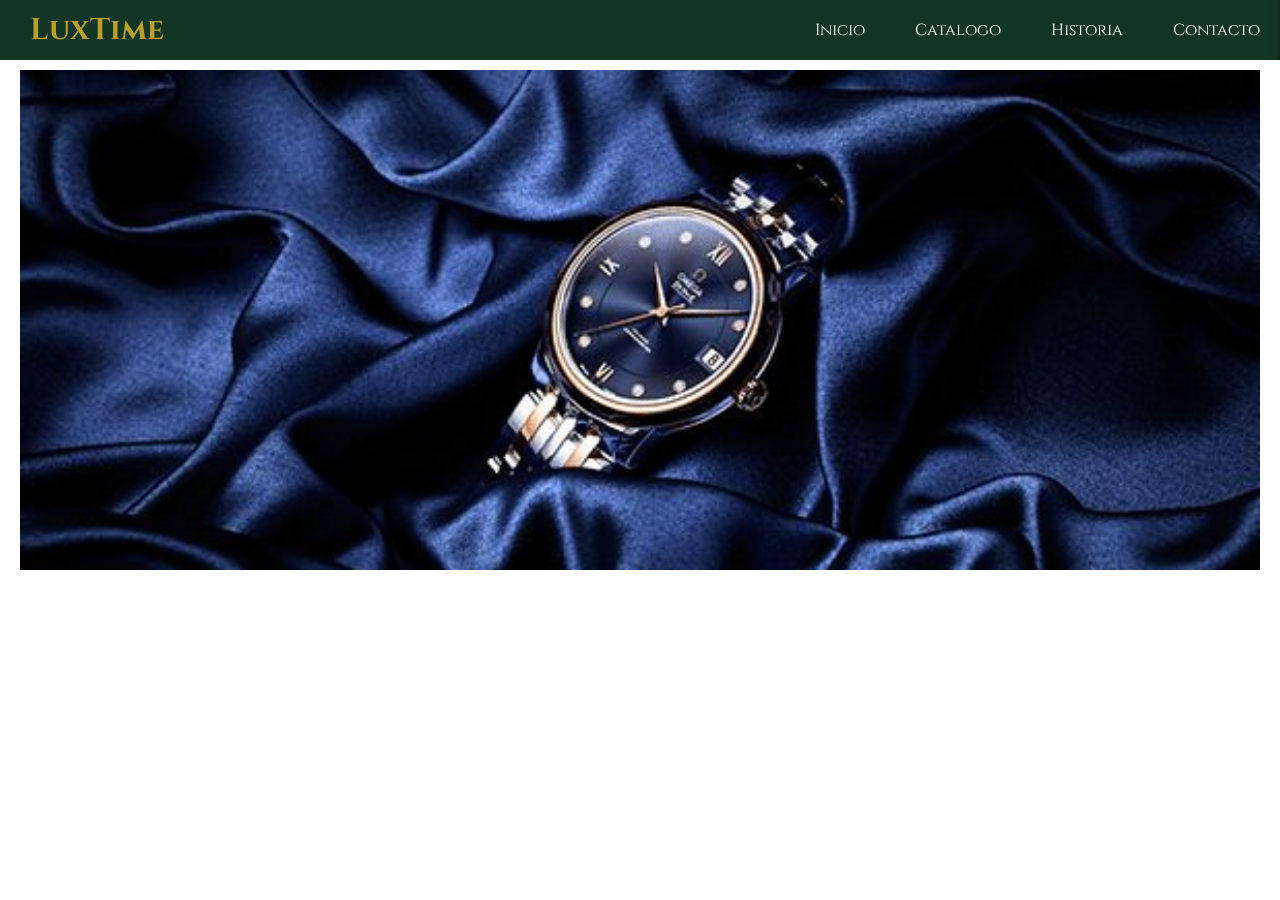
<file: html/catalogo.html>
<!DOCTYPE html>
<html lang="es">
<head>
    <meta charset="UTF-8">
    <meta name="viewport" content="width=device-width, initial-scale=1.0">
    <link rel="stylesheet" href="../css/catalogo.css">
    <title>Catalogo</title>
</head>
<body>
    
    <header class="header">
        
        <div class="textoinl">
            <h1>LuxTime</h1>
            <nav>
                <ul class="nav-ul">
                <li><a href="index.html">Inicio</a></li>
                <li><a href="./html/catalogo.html">Catalogo</a></li>
                <li><a href="./html/historia.html">Historia</a></li>
                <li><a href="./html/contacto.html">Contacto</a></li>
                </ul>
            </nav>
        </div>
        </header>
    
    <main class="content">
        
        <section class="banner-carrusel"> 
            <div class="img">
                <div class="img2"></div>
            </div> 

        </section>

        <section class="destacados">
            <h2>Catalogos</h2>
           
            
        </section>

    </main>
    
</body>
</html>
</file>
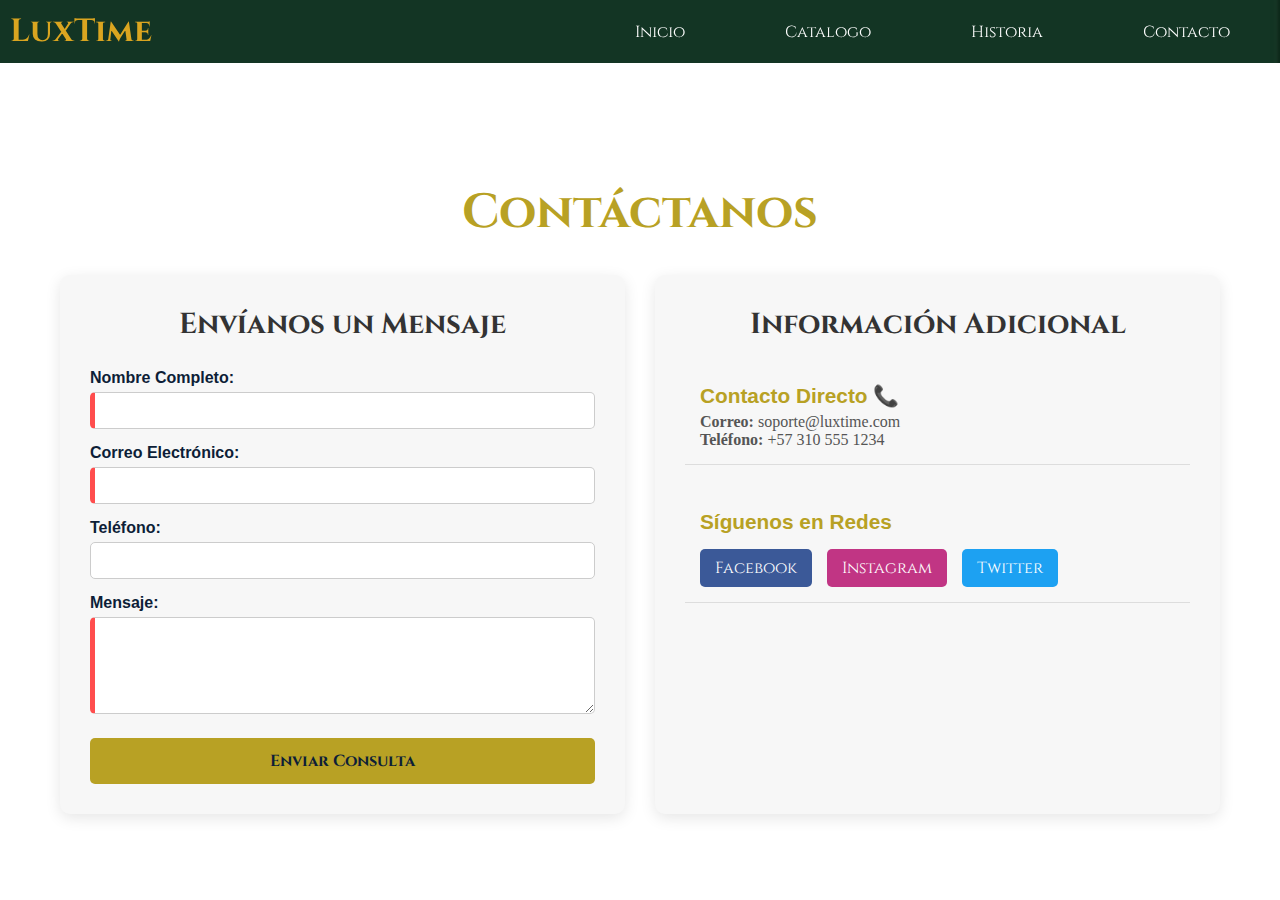
<file: html/contacto.html>
<!DOCTYPE html>
<html lang="es">
<head>
    <meta charset="UTF-8">
    <meta name="viewport" content="width=device-width, initial-scale=1.0">
    <link rel="stylesheet" href="../css/contacto.css"> 
    <title>Contacto - LuxTime</title>
</head>
<body>
    <header class="header">
        <div class="textoinl">
            <h1>LuxTime</h1>
        </div>
        <nav>
            <ul class="nav-ul">
                <li><a href="../index.html">Inicio</a></li>
                <li><a href="../html/catalogo.html">Catalogo</a></li>
                <li><a href="../html/historia.html">Historia</a></li>
                <li><a href="../html/contacto.html">Contacto</a></li>
            </ul>
        </nav>
    </header>

    <main class="content">
        <section class="banner-carrusel">
            <div class="img"></div>
            <div class="img2"></div>
        </section>

        <section class="contact-section">
            <h1>Contáctanos</h1>
            
            <div class="contact-grid">
                
                <div class="contact-form-box">
                    <h2>Envíanos un Mensaje</h2>
                    
                    <form class="contact-form" action="../html/contactofinal.htm" method="GET"> 
                        
                        <div class="form-group">
                            <label for="full-name">Nombre Completo:</label>
                            <input type="text" id="full-name" name="Nombre completo" required>
                        </div>

                        <div class="form-group">
                            <label for="email">Correo Electrónico:</label>
                            <input type="email" id="email" name="Correo electrónico" required>
                        </div>

                        <div class="form-group">
                            <label for="phone">Teléfono:</label>
                            <input type="tel" id="phone" name="Teléfono">
                        </div>

                        <div class="form-group">
                            <label for="message">Mensaje:</label>
                            <textarea id="message" name="Mensaje" rows="5" required></textarea>
                        </div>

                        <button type="submit" class="btn-submit">Enviar Consulta</button>
                    </form>
                </div>
                
                <div class="contact-info-box">
                    <h2>Información Adicional</h2>
                    
                    <div class="info-group">
                        <h3>Contacto Directo 📞</h3>
                        <p><strong>Correo:</strong> soporte@luxtime.com</p>
                        <p><strong>Teléfono:</strong> +57 310 555 1234</p>
                    </div>
                    
                    <div class="info-group">
                        <h3>Síguenos en Redes</h3>
                        <div class="social-links">
                            <a href="#" class="social-btn facebook">Facebook</a>
                            <a href="#" class="social-btn instagram">Instagram</a>
                            <a href="#" class="social-btn twitter">Twitter</a>
                        </div>
                    </div>
                </div>
            </div>
        </section>
        
    </main>
</body>
</html>
</file>
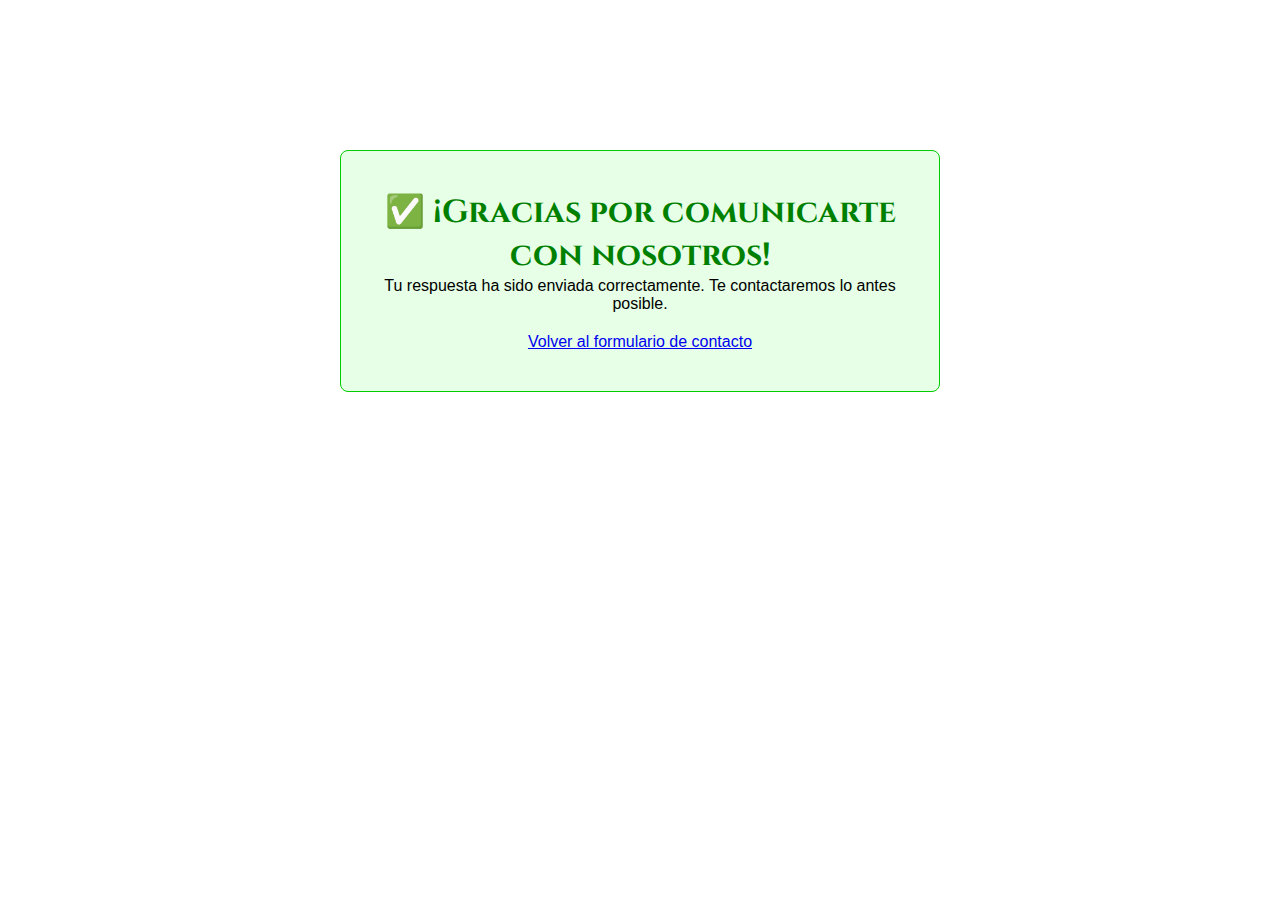
<file: html/contactofinal.htm>
<!DOCTYPE html>
<html lang="es">
<head>
    <meta charset="UTF-8">
    <meta name="viewport" content="width=device-width, initial-scale=1.0">
    <title>Mensaje Enviado</title>
    <link rel="stylesheet" href="../css/contacto.css"> 
    <style>
        .success-message {
            max-width: 600px;
            margin: 150px auto;
            padding: 40px;
            background-color: #e6ffe6; 
            border: 1px solid #00cc00; 
            border-radius: 8px;
            text-align: center;
            font-family: sans-serif;
        }
        .success-message h1 {
            color: #008000; 
            font-family: "Cinzel", sans-serif;
        }
    </style>
</head>
<body>
    <div class="success-message">
        <h1>✅ ¡Gracias por comunicarte con nosotros!</h1>
        <p>Tu respuesta ha sido enviada correctamente. Te contactaremos lo antes posible.</p>
        <a href="contacto.html" style="display: block; margin-top: 20px;">Volver al formulario de contacto</a>
    </div>
</body>
</html>
</file>
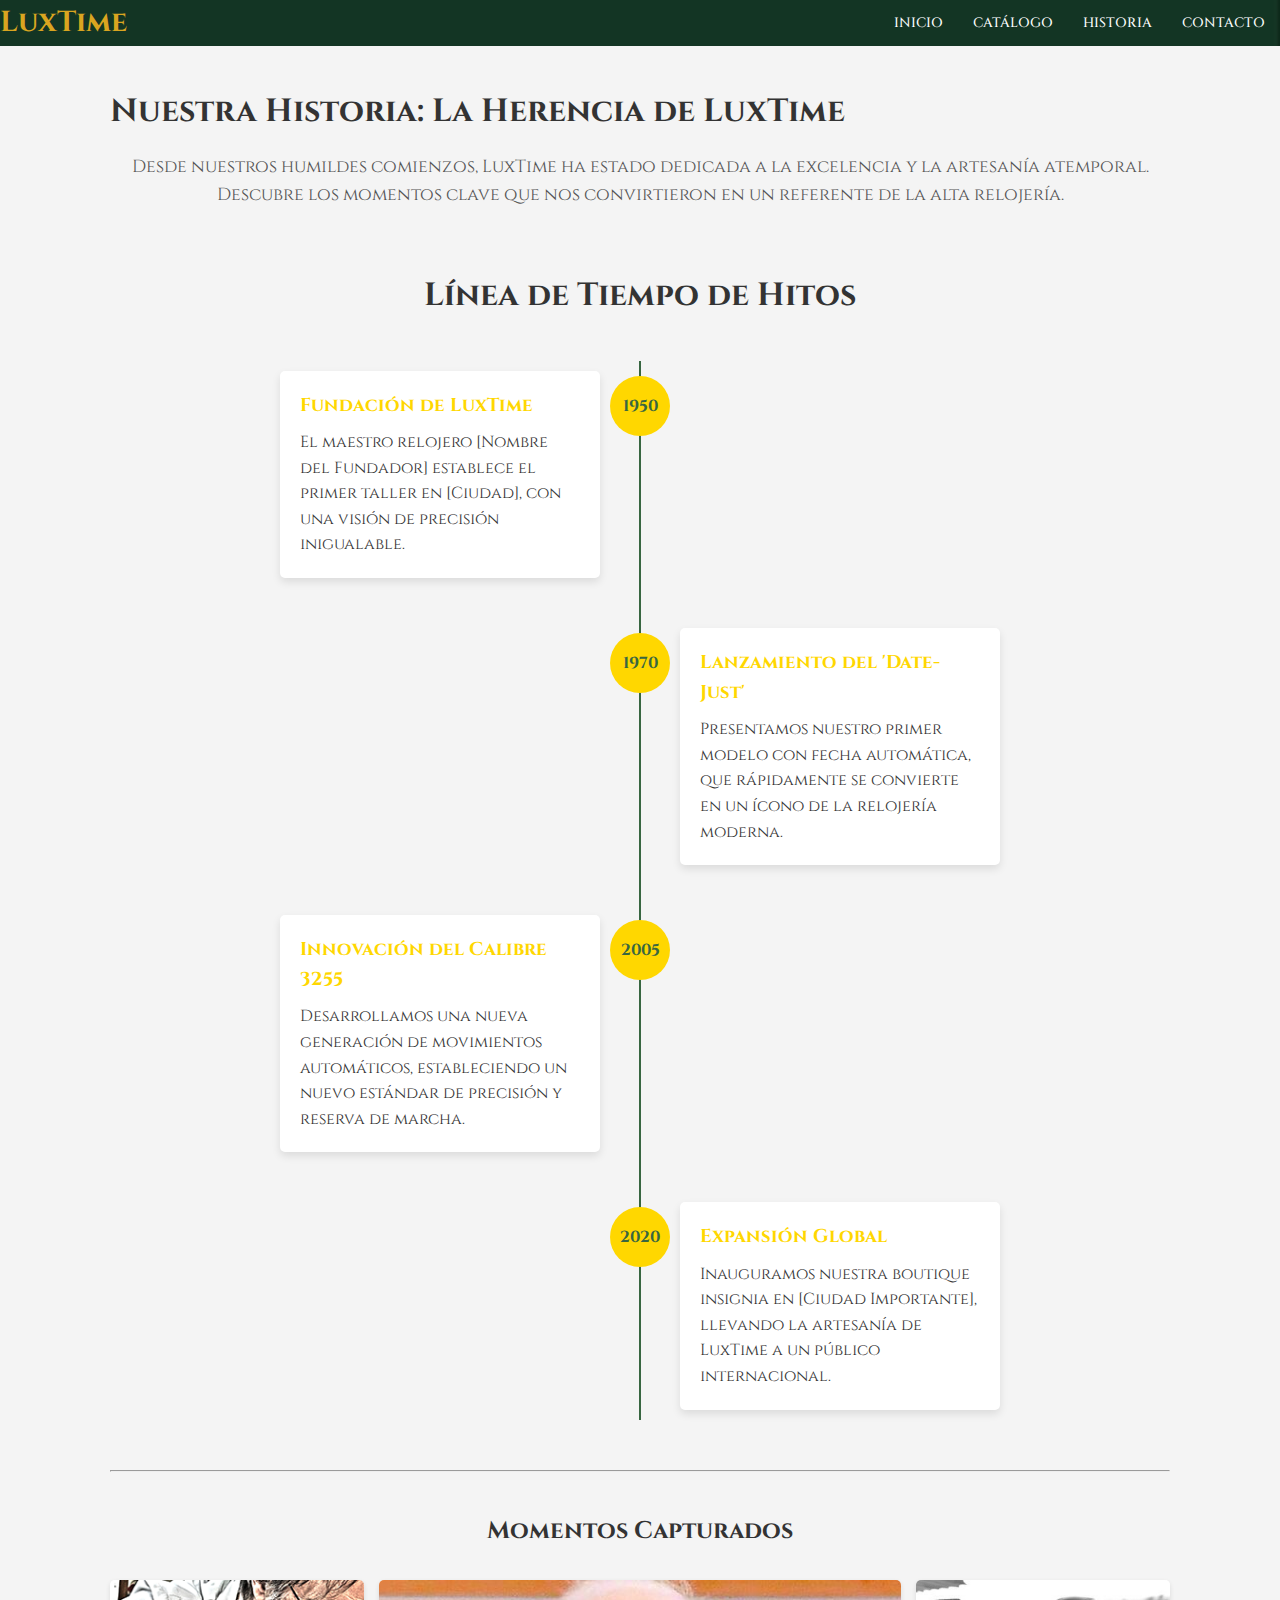
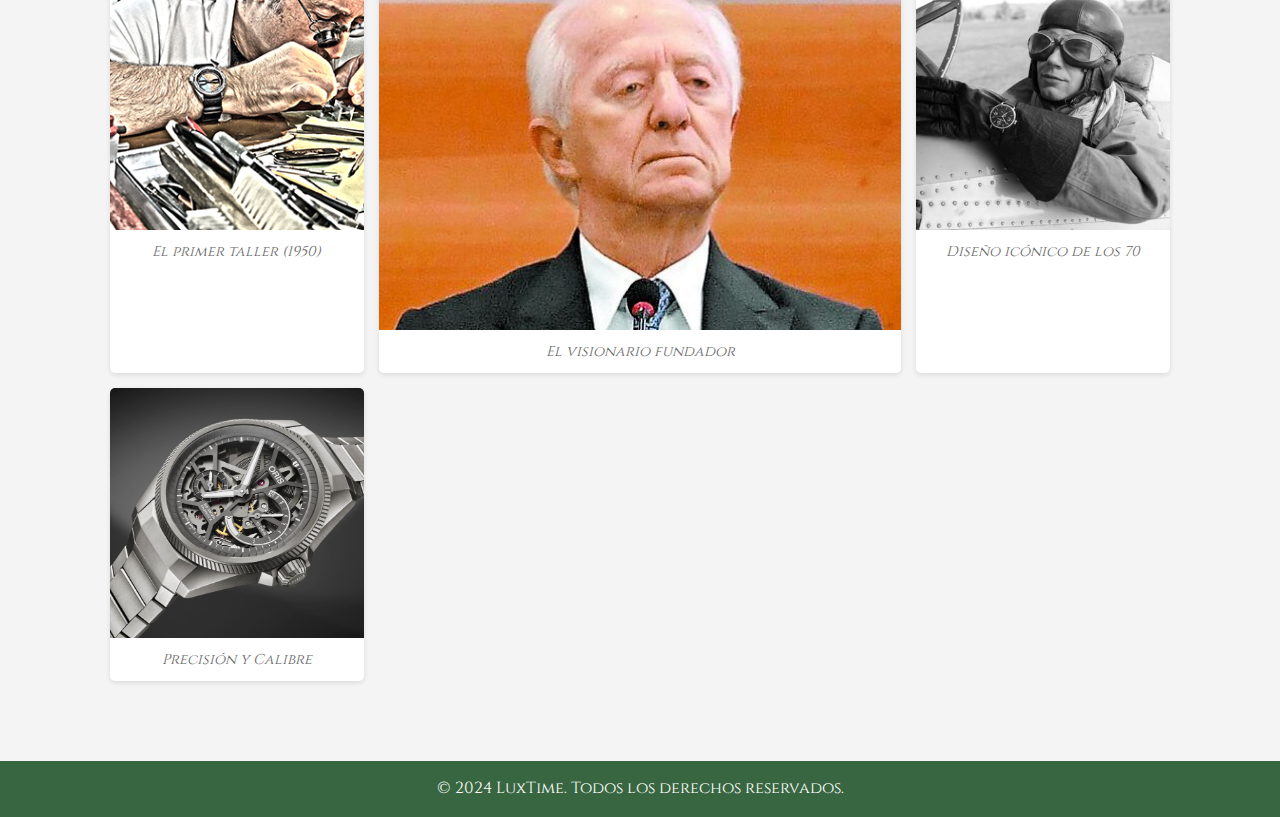
<file: html/historia.html>
<!DOCTYPE html>
<html lang="es">
<head>
    <meta charset="UTF-8">
    <meta name="viewport" content="width=device-width, initial-scale=1.0">
    <title>Historia - LuxTime</title>
    <link rel="stylesheet" href="../css/historia.css"> <link href="https://fonts.googleapis.com/css2?family=Roboto:wght@400;700&family=Playfair+Display:wght=700&display=swap" rel="stylesheet">
</head>
<body>

    <header class="header">
        <div class="logo">LuxTime</div>
        <nav>
            <ul>
                <li><a href="index.html">INICIO</a></li>
                <li><a href="catalogo.html">CATÁLOGO</a></li>
                <li><a href="historia.html" class="active">HISTORIA</a></li>
                <li><a href="contacto.html">CONTACTO</a></li>
            </ul>
        </nav>
    </header>

    <main class="container">
        <h1>Nuestra Historia: La Herencia de LuxTime</h1>
        <p class="intro-text">
            Desde nuestros humildes comienzos, LuxTime ha estado dedicada a la excelencia y la artesanía atemporal. Descubre los momentos clave que nos convirtieron en un referente de la alta relojería.
        </p>

        <section class="timeline">
            <h2>Línea de Tiempo de Hitos</h2>
            <div class="timeline-container">

                <div class="timeline-event">
                    <span class="timeline-year">1950</span>
                    <div class="timeline-content">
                        <h3>Fundación de LuxTime</h3>
                        <p>El maestro relojero [Nombre del Fundador] establece el primer taller en [Ciudad], con una visión de precisión inigualable.</p>
                    </div>
                </div>

                <div class="timeline-event">
                    <span class="timeline-year">1970</span>
                    <div class="timeline-content">
                        <h3>Lanzamiento del 'Date-Just'</h3>
                        <p>Presentamos nuestro primer modelo con fecha automática, que rápidamente se convierte en un ícono de la relojería moderna.</p>
                    </div>
                </div>

                <div class="timeline-event">
                    <span class="timeline-year">2005</span>
                    <div class="timeline-content">
                        <h3>Innovación del Calibre 3255</h3>
                        <p>Desarrollamos una nueva generación de movimientos automáticos, estableciendo un nuevo estándar de precisión y reserva de marcha.</p>
                    </div>
                </div>

                <div class="timeline-event">
                    <span class="timeline-year">2020</span>
                    <div class="timeline-content">
                        <h3>Expansión Global</h3>
                        <p>Inauguramos nuestra boutique insignia en [Ciudad Importante], llevando la artesanía de LuxTime a un público internacional.</p>
                    </div>
                </div>

            </div>
        </section>

        <hr>

        <section class="gallery">
            <h2>Momentos Capturados</h2>
            <div class="gallery-grid">
                <div class="gallery-item">
                    <img src="../assets/images/tallerantiguo.png" alt="Antiguo taller de LuxTime en 1950">
                    <p class="caption">El primer taller (1950)</p>
                </div>
                <div class="gallery-item large">
                    <img src="../assets/images/fundador.jpg" alt="Retrato del fundador">
                    <p class="caption">El visionario fundador</p>
                </div>
                <div class="gallery-item">
                    <img src="../assets/images/reloj de los 70.jpg" alt="Un reloj icónico de los 70">
                    <p class="caption">Diseño icónico de los 70</p>
                </div>
                <div class="gallery-item">
                    <img src="../assets/images/maquinaria_moderna.webp" alt="Maquinaria moderna de precisión">
                    <p class="caption">Precisión y Calibre</p>
                </div>
            </div>
        </section>
    </main>

    <footer>
        <p>&copy; 2024 LuxTime. Todos los derechos reservados.</p>
    </footer>

</body>
</html>
</file>
<file: css/catalogo.css>
@import url(https://fonts.googleapis.com/css2?family=Cinzel:wght@400;700&display=swap);

* {
    margin: 0;
    padding: 0;
    box-sizing: border-box;
}

body {
    margin: 0;
    padding: 0;
}

.img {
    position: fixed;
    top: 0px;
    background-image: url(../assets/images/fondo1.jpg);
    background-size: cover;
    background-position: center;
    width: 100%;
    height: 60px;
    z-index: 999; 
    padding: 10px 20px;
    display: block;
}

.img2 {
    position: relative;
    width: 100%; 
    height: 500px;
    background-image: url(../assets/images/fondocatalogo.jpg);
    background-size: cover;
    background-position: center;
    top: 60px; 
    z-index: -1;
    display: block;
}

.header {
    position: fixed;
    z-index: 1000;
    top: 0;
    width: 100%;
}

.textoinl {
    position: fixed;
    top: 0;
    left: 0;
    width: 100%;
    height: 60px;
    display: flex;
    justify-content: space-between; 
    align-items: center;
    padding: 0 20px; 
    z-index: 1000;
}

.textoinl h1 {
    margin: 0; 
    font-size: 30px;
    color: rgb(184, 161, 36);
    font-family: "Cinzel", sans-serif;
    padding-left: 10px; 
}

.nav-ul {
    display: flex;
    gap: 50px; 
    list-style: none;
    margin: 0;
    padding: 0; 
}

.nav-ul a {
    color: white;
    text-decoration: none; 
    font-family: "Cinzel", sans-serif;
}

.destacados {
    width: 90%;
    max-width: 2000px;
    margin: 60px auto;
    text-align: center;
    padding: 20px 0;
}

.destacados h2 {
    font-family: "Cinzel", sans-serif;
    font-size: 2.5em;
    color: #333;
    margin-bottom: 40px;
    letter-spacing: 2px;
    padding-top: 100px;
}

.product-grid {
    display: grid !important;
    grid-template-columns: 1fr 1fr 1fr 1fr;
    gap: 30px !important;
}

.producto-card {
    position: relative;
    background-color: #f7f7f7;
    border-radius: 8px;
    overflow: hidden;
    box-shadow: 0 4px 10px rgb(0, 0, 0, 0.1);
    text-align: center;
}

.producto-card img {
    width: 100%;
    height: 450px;
    display: block;
    object-fit: cover;
    background-color: white;
    border: 10px solid white;
    box-sizing: border-box;
}

.info {
    padding: 10px;
    background-color: #0d1e37;
}

.info h3 {
    font-family: "Cinzel", sans-serif;
    font-size: 1.1em;
    margin-bottom: 3px;
    color: white;
}

.info .precio {
    font-family: "Cinzel", sans-serif;
    font-size: 1.2em;
    font-weight: bold;
    color: rgb(184, 161, 36);
    margin-bottom: 10px;
}

.btn-detalle {
    background-color: rgb(184, 161, 36);
    color: black;
    padding: 8px 15px; 
    border: none;
    border-radius: 4px;
    font-family: "Cinzel", sans-serif;
    font-size: 0.8em; 
    cursor: pointer;
    transition: background-color 0.3s;
}

.btn-detalle:hover {
    background-color: rgb(210, 180, 50);
}

.estadotag {
    position: absolute;
    top: 10px;
    right: 10px;
    padding: 5px 10px;
    font-size: 0.8em;
    font-weight: bold;
    border-radius: 5px;
    color: white;
    z-index: 10;
}

.en-stock {
    background-color: #2cb84c;
}

.sin-stock {
    background-color: rgb(163, 22, 22);
}

.estrella {
    color: white;
}

@media (max-width: 1400px) {
    .product-grid {
        grid-template-columns: 1fr 1fr 1fr;
    }
}

@media (max-width: 1200px) {
    .nav-ul {
        gap: 40px; 
    }
}

@media (max-width: 1024px) {
    .textoinl {
        flex-direction: column;
        height: auto; 
        padding-top: 10px;
        padding-bottom: 10px;
    }
    
    .nav-ul {
        gap: 30px;
        margin-top: 5px;
        justify-content: center;
        padding: 0;
    }
    
    .nav-ul a {
        font-size: 0.9em;
    }

    .img {
        height: 120px; 
    }

    .img2 {
        height: 350px; 
        top: 120px; 
    }
    
    .destacados h2 {
        padding-top: 50px; 
    }

    .product-grid {
        grid-template-columns: 1fr 1fr;
        gap: 20px;
    }
    
    .producto-card img {
        height: 300px; 
    }
}

@media (max-width: 768px) {
    /* CORRECCIÓN: Quitamos el 'static' aquí para mantener la barra fija en móvil */
    /* .header, .img, .textoinl deben permanecer 'fixed' por defecto */
    
    .img {
        height: auto;
        padding-bottom: 10px;
    }

    .textoinl {
        height: auto;
        padding-top: 10px;
        padding-bottom: 10px;
    }

    .img2 {
        height: 250px;
        /* CORRECCIÓN: El banner debe empezar debajo del menú apilado (aprox 120px) */
        top: 120px; 
    }

    .textoinl h1 {
        font-size: 25px;
        margin-top: 5px;
        padding-left: 0;
    }

    .nav-ul {
        gap: 15px;
        flex-wrap: wrap; 
    }
    
    .destacados h2 {
        font-size: 2em;
        padding-top: 30px;
        margin-bottom: 20px;
    }

    /* CORRECCIÓN: Asegura 1 columna */
    .product-grid {
        grid-template-columns: 1fr;
        gap: 25px;
    }
    
    .producto-card img {
        height: 350px; 
    }
}

@media (max-width: 480px) {
    
    .img2 {
        height: 200px; 
        top: 120px; 
    }

    .textoinl h1 {
        font-size: 22px;
    }
    
    .nav-ul {
        gap: 10px;
        font-size: 0.8em;
    }

    .producto-card img {
        height: 250px; 
    }
    
    .info h3 {
        font-size: 1em;
    }
    
    .info .precio {
        font-size: 1.1em;
    }
    
    .btn-detalle {
        padding: 6px 10px; 
    }
}
</file>
<file: css/contacto.css>
@import url(https://fonts.googleapis.com/css2?family=Cinzel:wght@400;700&display=swap);

* {
    margin: 0;
    padding: 0;
    box-sizing: border-box;
}

body {
    margin: 0;
    padding: 0;
}

.content {
    display: block;
    padding-top: 120px;
}

.textoinl h1{
    position: fixed;
    z-index: 2;
    top: 10px;
    color: goldenrod;
    font-family: "Cinzel", sans-serif;
    left: 10px;
}

.nav-ul {
    display: flex;
    flex-direction: row;
    gap: 100px;
    list-style: none;
    margin-top: 5;
}

.nav-ul a{
    position: relative;
    z-index: 2;
    font-family: "Cinzel";
    text-decoration: none;
    color: white;
}

.header {
    position: fixed;
    top: 0;
    width: 100%;
    height: 7%;
    background-image: url(../assets/images/fondo1.jpg);
    background-size: cover;
    background-position: center;
    display: flex;
    align-items: center;
    justify-content: space-between;
    z-index: 1;
    padding: 20px 50px;
}

/* NUEVOS ESTILOS PARA LA PÁGINA DE CONTACTO */
.contact-section {
    max-width: 1200px;
    margin: 40px auto;
    padding: 20px;
    text-align: center;
}

.contact-section h1 {
    font-family: "Cinzel", sans-serif;
    font-size: 3em;
    color: rgb(184, 161, 36);
    margin-bottom: 30px;
}

.contact-grid {
    display: grid;
    grid-template-columns: 1fr 1fr;
    gap: 30px;
}

.contact-form-box, 
.contact-info-box {
    background-color: #f7f7f7;
    padding: 30px;
    border-radius: 10px;
    box-shadow: 0 4px 15px rgba(0, 0, 0, 0.1);
    text-align: left;
}

.contact-form-box h2, 
.contact-info-box h2 {
    font-family: "Cinzel", sans-serif;
    color: #333;
    font-size: 1.8em;
    margin-bottom: 25px;
    text-align: center;
}

.form-group {
    margin-bottom: 15px;
}

.form-group label {
    display: block;
    margin-bottom: 5px;
    font-family: sans-serif;
    font-weight: bold;
    color: #0d1e37;
}

.form-group input,
.form-group textarea {
    width: 100%;
    padding: 10px;
    border: 1px solid #ccc;
    border-radius: 5px;
    font-family: sans-serif;
    box-sizing: border-box;
    transition: border-color 0.3s;
}

.form-group input:focus,
.form-group textarea:focus {
    border-color: rgb(184, 161, 36);
    outline: none;
}

.form-group input:required:invalid,
.form-group textarea:required:invalid {
    border-left: 5px solid #ff4d4d;
}

.btn-submit {
    background-color: rgb(184, 161, 36);
    color: #0d1e37;
    padding: 12px 25px;
    border: none;
    border-radius: 5px;
    font-family: "Cinzel", sans-serif;
    font-size: 1em;
    cursor: pointer;
    transition: background-color 0.3s;
    display: block;
    width: 100%;
    margin-top: 20px;
    font-weight: 700;
}

.btn-submit:hover {
    background-color: rgb(210, 180, 50);
}

.info-group {
    margin-bottom: 30px;
    padding: 15px;
    border-bottom: 1px solid #ddd;
}

.info-group h3 {
    font-family: sans-serif;
    font-size: 1.3em;
    color: rgb(184, 161, 36);
    margin-bottom: 5px;
}

.info-group p {
    font-size: 1em;
    color: #555;
}

.social-links {
    display: flex;
    gap: 15px;
    margin-top: 15px;
}

.social-btn {
    text-decoration: none;
    font-family: "Cinzel", sans-serif;
    color: white;
    padding: 8px 15px;
    border-radius: 5px;
    transition: opacity 0.3s;
    text-align: center;
}

.social-btn.facebook { background-color: #3b5998; }
.social-btn.instagram { background-color: #C13584; }
.social-btn.twitter { background-color: #1DA1F2; }

.social-btn:hover {
    opacity: 0.8;
}

@media (max-width: 768px) {
    .contact-grid {
        grid-template-columns: 1fr;
    }
}

@media (max-width: 1024px) {
.header {
    padding: 15px 30px;
}

.nav-ul {
    gap: 50px;
}

.contact-section h1 {
    font-size: 2.5em;
}

.contact-grid {
    gap: 20px;
}
}

@media (max-width: 768px) {
.header {
    flex-direction: column;
    height: auto;
    padding: 10px 20px;
}

.nav-ul {
    flex-direction: column;
    align-items: center;
    gap: 20px;
}

.textoinl h1 {
    position: static;
    text-align: center;
}

.contact-grid {
    grid-template-columns: 1fr;
}

.contact-section h1 {
    font-size: 2em;
}
}

@media (max-width: 480px) {
    .contact-section {
        padding: 10px;
}

.contact-section h1 {
    font-size: 1.7em;
}

.contact-form-box,
.contact-info-box {
    padding: 20px;
}

.btn-submit {
    font-size: 0.9em;
    padding: 10px 15px;
}

.nav-ul {
    gap: 10px;
}

.nav-ul a {
    font-size: 0.9em;
}
}
</file>
<file: css/historia.css>
@import url(https://fonts.googleapis.com/css2?family=Cinzel:wght@400;700&display=swap);

:root {
  --color-principal: #386641;
  --color-acento: #FFD700;
  --color-fondo: #f4f4f4;
  --color-texto-claro: #ffffff;
  --color-texto-oscuro: #333333;
}

* {
  margin: 0;
  padding: 0;
  box-sizing: border-box;
}

body {
  font-family: 'Cinzel', sans-serif;
  background-color: var(--color-fondo);
  color: var(--color-texto-oscuro);
  line-height: 1.6;
}

h1, h2, h3 {
  font-family: 'Cinzel', sans-serif;
  margin-bottom: 0.5em;
}


.header {
  background: url('../assets/images/fondo1.jpg') no-repeat center center / cover; 
  display: flex;
  justify-content: space-between;
  align-items: center;
  color: goldenrod;
}

.logo {
  font-family: 'Cinzel', sans-serif;
  font-size: 1.8em;
  font-weight: 700;
}

nav ul {
  list-style: none;
  display: flex;
}

nav ul li a {
  font-family: "Cinzel" sans-serif;
  font-size: 0.85em;
  font-weight: 500;
  color: white;
  text-decoration: none;
  padding: 1000px 15px;
  transition: none;
}

nav ul li a:hover,
nav ul li a.active {
  background-color: transparent;
  border-bottom: none;
}


.container {
  max-width: 1100px;
  margin: 40px auto;
  padding: 0 20px;
}

.intro-text {
  text-align: center;
  margin-bottom: 40px;
  font-size: 1.1em;
  color: #555;
}


.timeline {
  padding: 20px 0;
}

.timeline h2 {
  text-align: center;
  margin-bottom: 40px;
  font-size: 2em;
}

.timeline-container {
  position: relative;
  max-width: 800px;
  margin: 0 auto;
}

.timeline-container::after {
  content: '';
  position: absolute;
  width: 2px;
  background-color: var(--color-principal);
  top: 0;
  bottom: 0;
  left: 50%;
  margin-left: -1px;
}

.timeline-event {
  padding: 10px 40px;
  position: relative;
  width: 50%;
  margin-bottom: 30px;
}

.timeline-event:nth-child(even) {
  left: 50%;
}

.timeline-event:nth-child(odd) {
  left: 0;
}

.timeline-year {
  position: absolute;
  width: 60px;
  height: 60px;
  line-height: 60px;
  text-align: center;
  background-color: var(--color-acento);
  color: var(--color-principal);
  border-radius: 50%;
  font-weight: bold;
  z-index: 1;
  top: 15px;
}

.timeline-event:nth-child(odd) .timeline-year {
  right: -30px;
}

.timeline-event:nth-child(even) .timeline-year {
  left: -30px;
}

.timeline-content {
  padding: 20px;
  background-color: white;
  position: relative;
  border-radius: 5px;
  box-shadow: 0 4px 8px rgba(0,0,0,0.1);
}

.timeline-content h3 {
  color: var(--color-acento);
}

.timeline-event:nth-child(odd) .timeline-content::after {
  content: " ";
  position: absolute;
  top: 25px;
  right: -10px;
  border-width: 10px;
  border-style: solid;
  border-color: transparent transparent transparent white;
}

.timeline-event:nth-child(even) .timeline-content::after {
  content: " ";
  position: absolute;
  top: 25px;
  left: -10px;
  border-width: 10px;
  border-style: solid;
  border-color: transparent white transparent transparent;
}


.gallery {
  padding: 40px 0;
}

.gallery h2 {
  text-align: center;
  margin-bottom: 30px;
}

.gallery-grid {
  display: grid;
  grid-template-columns: repeat(auto-fit, minmax(250px, 1fr));
  gap: 15px;
}

.gallery-item {
  background-color: white;
  border-radius: 5px;
  overflow: hidden;
  box-shadow: 0 2px 5px rgba(0, 0, 0, 0.1);
  transition: transform 0.3s;
}

.gallery-item:hover {
  transform: translateY(-5px);
}

.gallery-item img {
  width: 100%;
  height: auto;
  display: block;
  object-fit: cover;
  height: 250px;
}

@media (min-width: 768px) {
  .gallery-item.large {
      grid-column: span 2;
  }
  .gallery-item.large img {
      height: 350px;
  }
}

.caption {
  padding: 10px;
  text-align: center;
  font-style: italic;
  font-size: 0.9em;
  color: #666;
}


footer {
  background-color: var(--color-principal);
  color: var(--color-texto-claro);
  text-align: center;
  padding: 15px 0;
  margin-top: 40px;
}


@media (max-width: 768px) {
  .header {
      flex-direction: column;
  }
  nav ul {
      padding: 10px 0;
  }

  .timeline-container::after {
      left: 20px;
  }

  .timeline-event {
      width: 100%;
      padding-left: 60px;
      padding-right: 15px;
      left: 0 !important;
  }

  .timeline-event .timeline-year {
      left: 0px !important; 
      margin-left: -5px;
  }

  .timeline-event .timeline-content::after {
      border-color: transparent transparent transparent white !important;
      left: 50px !important;
      right: auto !important;
  }
}

@media (max-width: 1024px) {
  .header {
    padding: 15px 30px;
    flex-direction: column;
  }

  nav ul {
    gap: 30px;
  }

  .timeline-container::after {
    left: 25%;
  }

  .timeline-event {
    width: 75%;
  }

  .gallery-grid {
    gap: 20px;
  }
}

@media (max-width: 768px) {
  .header {
    flex-direction: column;
    align-items: center;
    text-align: center;
  }

  .logo {
    font-size: 1.5em;
  }

  nav ul {
    flex-direction: column;
    align-items: center;
    padding: 10px 0;
    gap: 10px;
  }

  .timeline-container::after {
    left: 20px;
  }

  .timeline-event {
    width: 100%;
    padding-left: 60px;
    padding-right: 15px;
    left: 0 !important;
  }

  .timeline-event .timeline-year {
    left: 0px !important;
    margin-left: -5px;
  }

  .timeline-event .timeline-content::after {
    border-color: transparent transparent transparent white !important;
    left: 50px !important;
    right: auto !important;
  }

  .gallery-grid {
    grid-template-columns: 1fr;
  }

  .gallery-item img {
    height: 200px;
  }

  .timeline h2,
  .gallery h2 {
    font-size: 1.6em;
  }
}

@media (max-width: 480px) {
  .logo {
    font-size: 1.2em;
  }

  nav ul li a {
    font-size: 0.9em;
  }

  .timeline h2,
  .gallery h2 {
    font-size: 1.4em;
  }

  .timeline-event .timeline-content {
    padding: 15px;
  }

  .gallery-item img {
    height: 180px;
  }

  footer {
    font-size: 0.9em;
    padding: 10px 0;
  }
}
</file>
